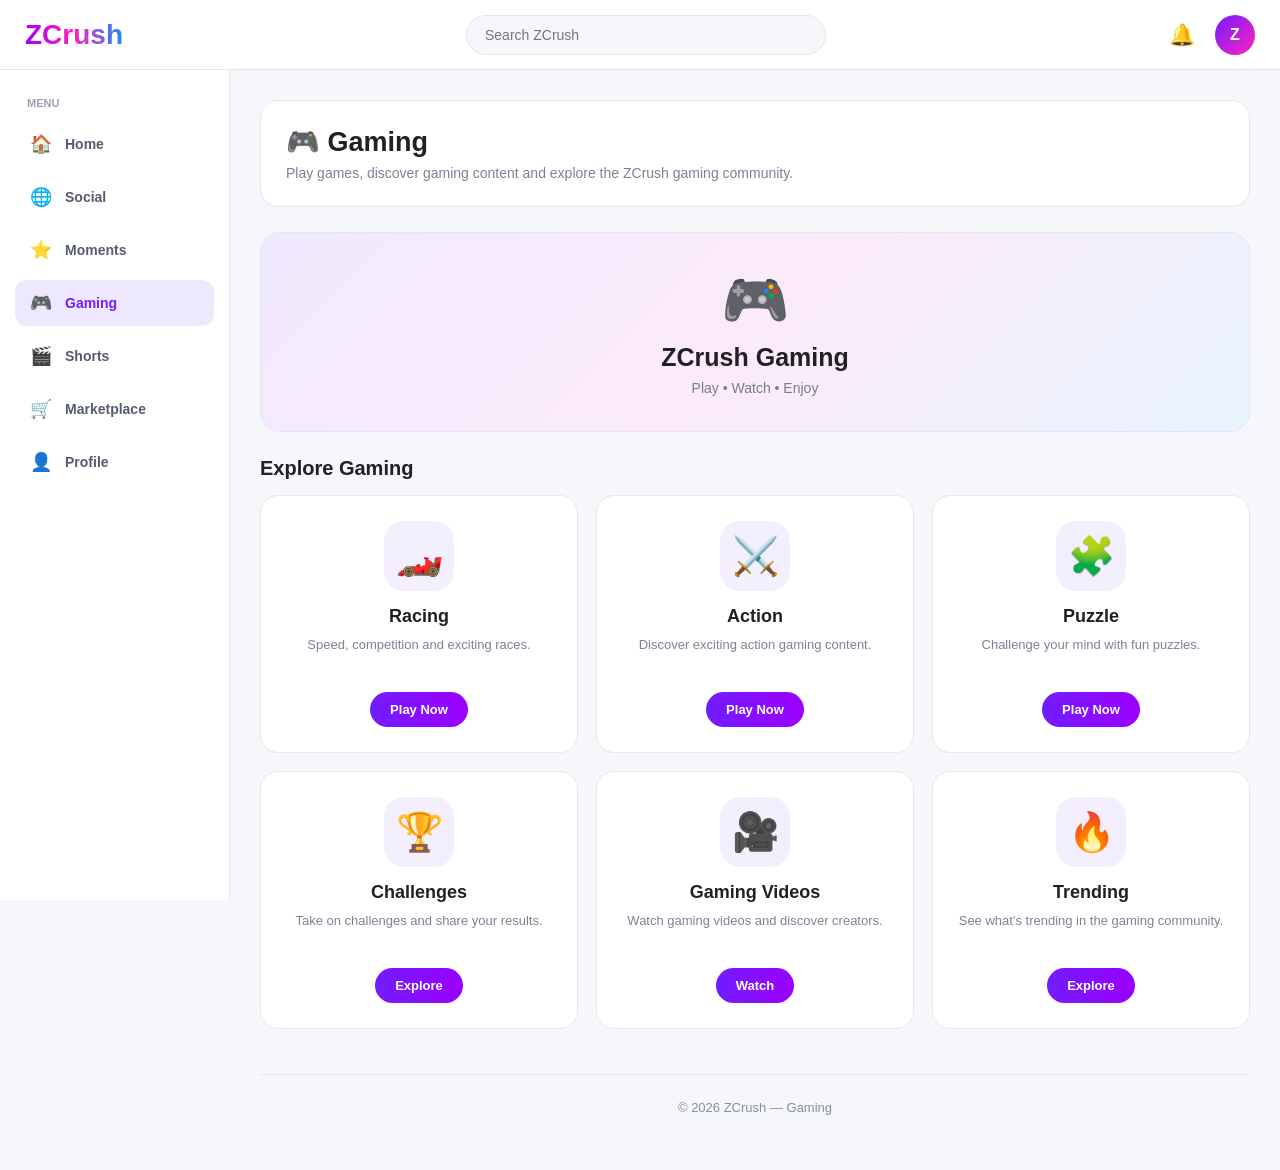
<file: gaming.html>
<!DOCTYPE html>
<html lang="en">
<head>
  <meta charset="UTF-8">
  <meta name="viewport" content="width=device-width, initial-scale=1.0">

  <title>ZCrush - Gaming</title>

  <style>
    * {
      box-sizing: border-box;
      margin: 0;
      padding: 0;
      font-family: Arial, sans-serif;
    }

    body {
      background: #f5f7fb;
      color: #202124;
    }

    /* ================= TOPBAR ================= */

    .topbar {
      height: 70px;
      background: #ffffff;
      border-bottom: 1px solid #e5e7ef;
      display: flex;
      align-items: center;
      justify-content: space-between;
      padding: 0 25px;
      position: sticky;
      top: 0;
      z-index: 100;
    }

    .logo {
      font-size: 28px;
      font-weight: 800;
      background: linear-gradient(
        90deg,
        #a000ff,
        #ff22bd,
        #168cff
      );
      -webkit-background-clip: text;
      color: transparent;
    }

    .top-search {
      width: 360px;
      background: #f5f7fb;
      border: 1px solid #e3e5ed;
      padding: 11px 18px;
      border-radius: 25px;
      outline: none;
      font-size: 14px;
    }

    .top-right {
      display: flex;
      align-items: center;
      gap: 20px;
    }

    .notification {
      font-size: 21px;
      cursor: pointer;
    }

    .avatar {
      width: 40px;
      height: 40px;
      border-radius: 50%;
      background: linear-gradient(135deg, #721cff, #ff22bd);
      display: flex;
      align-items: center;
      justify-content: center;
      color: white;
      font-weight: bold;
    }

    /* ================= LAYOUT ================= */

    .layout {
      display: flex;
      min-height: calc(100vh - 70px);
    }

    /* ================= SIDEBAR ================= */

    .sidebar {
      width: 230px;
      background: #ffffff;
      border-right: 1px solid #e5e7ef;
      padding: 22px 15px;
      position: fixed;
      top: 70px;
      bottom: 0;
      left: 0;
    }

    .sidebar-title {
      font-size: 11px;
      color: #9aa0b5;
      margin: 5px 12px 12px;
      text-transform: uppercase;
      font-weight: bold;
    }

    .sidebar a {
      display: flex;
      align-items: center;
      gap: 13px;
      text-decoration: none;
      color: #555b70;
      padding: 12px 15px;
      border-radius: 12px;
      margin-bottom: 7px;
      font-size: 14px;
      font-weight: 600;
      transition: 0.2s;
    }

    .sidebar a:hover {
      background: #f1edff;
      color: #721cff;
    }

    .sidebar a.active {
      background: #eee8ff;
      color: #721cff;
    }

    .sidebar-icon {
      width: 22px;
      text-align: center;
      font-size: 18px;
    }

    /* ================= MAIN ================= */

    .main {
      margin-left: 230px;
      width: calc(100% - 230px);
      padding: 30px;
    }

    /* ================= PAGE HEADER ================= */

    .page-header {
      background: #ffffff;
      border: 1px solid #e5e7ef;
      border-radius: 18px;
      padding: 25px;
      margin-bottom: 25px;
    }

    .page-header h1 {
      font-size: 27px;
      margin-bottom: 7px;
    }

    .page-header p {
      color: #7c8195;
      font-size: 14px;
    }

    /* ================= HERO ================= */

    .gaming-hero {
      background: linear-gradient(
        135deg,
        #f0e9ff,
        #fceafa,
        #e8f4ff
      );
      border: 1px solid #e5e7ef;
      border-radius: 20px;
      padding: 35px 25px;
      text-align: center;
      margin-bottom: 25px;
    }

    .gaming-icon {
      font-size: 55px;
      margin-bottom: 10px;
    }

    .gaming-hero h2 {
      font-size: 25px;
      margin-bottom: 8px;
    }

    .gaming-hero p {
      color: #777d91;
      font-size: 14px;
    }

    /* ================= GAMES ================= */

    .section-title {
      font-size: 20px;
      margin-bottom: 15px;
    }

    .games {
      display: grid;
      grid-template-columns: repeat(3, 1fr);
      gap: 18px;
      padding-bottom: 35px;
    }

    .game {
      background: #ffffff;
      border: 1px solid #e5e7ef;
      border-radius: 18px;
      padding: 25px 18px;
      text-align: center;
      transition: 0.25s;
    }

    .game:hover {
      transform: translateY(-5px);
      border-color: #b99cff;
      box-shadow: 0 8px 25px rgba(114, 28, 255, 0.08);
    }

    .game-icon {
      width: 70px;
      height: 70px;
      margin: 0 auto 15px;
      border-radius: 20px;
      background: #f3efff;
      display: flex;
      align-items: center;
      justify-content: center;
      font-size: 38px;
    }

    .game h2 {
      font-size: 18px;
      margin-bottom: 8px;
    }

    .game p {
      color: #7d8295;
      font-size: 13px;
      line-height: 1.5;
      min-height: 40px;
      margin-bottom: 17px;
    }

    .play {
      display: inline-block;
      text-decoration: none;
      background: linear-gradient(
        90deg,
        #721cff,
        #9b00ff
      );
      color: white;
      padding: 10px 20px;
      border-radius: 22px;
      font-weight: bold;
      font-size: 13px;
      transition: 0.2s;
    }

    .play:hover {
      transform: scale(1.04);
    }

    /* ================= FOOTER ================= */

    footer {
      text-align: center;
      padding: 25px 10px;
      color: #888da0;
      border-top: 1px solid #e5e7ef;
      font-size: 13px;
      margin-top: 10px;
    }

    /* ================= TABLET ================= */

    @media (max-width: 900px) {

      .games {
        grid-template-columns: repeat(2, 1fr);
      }

      .top-search {
        width: 250px;
      }

    }

    /* ================= MOBILE ================= */

    @media (max-width: 700px) {

      .topbar {
        padding: 0 15px;
      }

      .logo {
        font-size: 23px;
      }

      .top-search {
        display: none;
      }

      .notification {
        font-size: 19px;
      }

      .sidebar {
        width: 70px;
        padding: 15px 8px;
      }

      .menu-title {
        display: none;
      }

      .menu a {
        justify-content: center;
        padding: 12px 5px;
      }

      .menu-text {
        display: none;
      }

      .main {
        margin-left: 70px;
        width: calc(100% - 70px);
        padding: 18px 12px;
      }

      .page-header {
        padding: 20px;
      }

      .page-header h1 {
        font-size: 23px;
      }

      .gaming-hero {
        padding: 28px 15px;
      }

      .gaming-icon {
        font-size: 45px;
      }

      .gaming-hero h2 {
        font-size: 21px;
      }

      .games {
        grid-template-columns: 1fr;
      }

    }

    /* ================= SMALL MOBILE ================= */

    @media (max-width: 400px) {

      .sidebar {
        width: 60px;
      }

      .main {
        margin-left: 60px;
        width: calc(100% - 60px);
      }

      .top-right {
        gap: 10px;
      }

      .avatar {
        width: 35px;
        height: 35px;
      }

    }

  </style>
</head>

<body>

  <!-- ================= TOPBAR ================= -->

  <header class="topbar">

    <div class="logo">
      ZCrush
    </div>

    <input
      type="text"
      class="top-search"
      placeholder="Search ZCrush"
    >

    <div class="top-right">

      <div class="notification">
        🔔
      </div>

      <div class="avatar">
        Z
      </div>

    </div>

  </header>


  <!-- ================= LAYOUT ================= -->

  <div class="layout">


    <!-- ================= SIDEBAR ================= -->

    <aside class="sidebar">

    <div class="sidebar-title">
        MENU
    </div>

    <a href="index.html">
        <span class="sidebar-icon">🏠</span>
        <span>Home</span>
    </a>

    <a href="social.html">
        <span class="sidebar-icon">🌐</span>
        <span>Social</span>
    </a>

    <a href="moments.html">
        <span class="sidebar-icon">⭐</span>
        <span>Moments</span>
    </a>

    <a href="gaming.html" class="active">
        <span class="sidebar-icon">🎮</span>
        <span>Gaming</span>
    </a>

    <a href="shorts.html">
        <span class="sidebar-icon">🎬</span>
        <span>Shorts</span>
    </a>

    <a href="marketplace.html">
        <span class="sidebar-icon">🛒</span>
        <span>Marketplace</span>
    </a>

    <a href="profile.html">
        <span class="sidebar-icon">👤</span>
        <span>Profile</span>
    </a>

</aside>


    <!-- ================= MAIN ================= -->

    <main class="main">


      <!-- PAGE HEADER -->

      <div class="page-header">

        <h1>🎮 Gaming</h1>

        <p>
          Play games, discover gaming content and explore the ZCrush gaming community.
        </p>

      </div>


      <!-- HERO -->

      <section class="gaming-hero">

        <div class="gaming-icon">
          🎮
        </div>

        <h2>
          ZCrush Gaming
        </h2>

        <p>
          Play • Watch • Enjoy
        </p>

      </section>


      <!-- GAMES -->

      <h2 class="section-title">
        Explore Gaming
      </h2>

      <section class="games">


        <!-- GAME 1 -->

        <div class="game">

          <div class="game-icon">
            🏎️
          </div>

          <h2>
            Racing
          </h2>

          <p>
            Speed, competition and exciting races.
          </p>

          <a href="#" class="play">
            Play Now
          </a>

        </div>


        <!-- GAME 2 -->

        <div class="game">

          <div class="game-icon">
            ⚔️
          </div>

          <h2>
            Action
          </h2>

          <p>
            Discover exciting action gaming content.
          </p>

          <a href="#" class="play">
            Play Now
          </a>

        </div>


        <!-- GAME 3 -->

        <div class="game">

          <div class="game-icon">
            🧩
          </div>

          <h2>
            Puzzle
          </h2>

          <p>
            Challenge your mind with fun puzzles.
          </p>

          <a href="#" class="play">
            Play Now
          </a>

        </div>


        <!-- GAME 4 -->

        <div class="game">

          <div class="game-icon">
            🏆
          </div>

          <h2>
            Challenges
          </h2>

          <p>
            Take on challenges and share your results.
          </p>

          <a href="#" class="play">
            Explore
          </a>

        </div>


        <!-- GAME 5 -->

        <div class="game">

          <div class="game-icon">
            🎥
          </div>

          <h2>
            Gaming Videos
          </h2>

          <p>
            Watch gaming videos and discover creators.
          </p>

          <a href="shorts.html" class="play">
            Watch
          </a>

        </div>


        <!-- GAME 6 -->

        <div class="game">

          <div class="game-icon">
            🔥
          </div>

          <h2>
            Trending
          </h2>

          <p>
            See what's trending in the gaming community.
          </p>

          <a href="#" class="play">
            Explore
          </a>

        </div>


      </section>


      <!-- FOOTER -->

      <footer>
        © 2026 ZCrush — Gaming
      </footer>


    </main>

  </div>

</body>
</html>
</file>
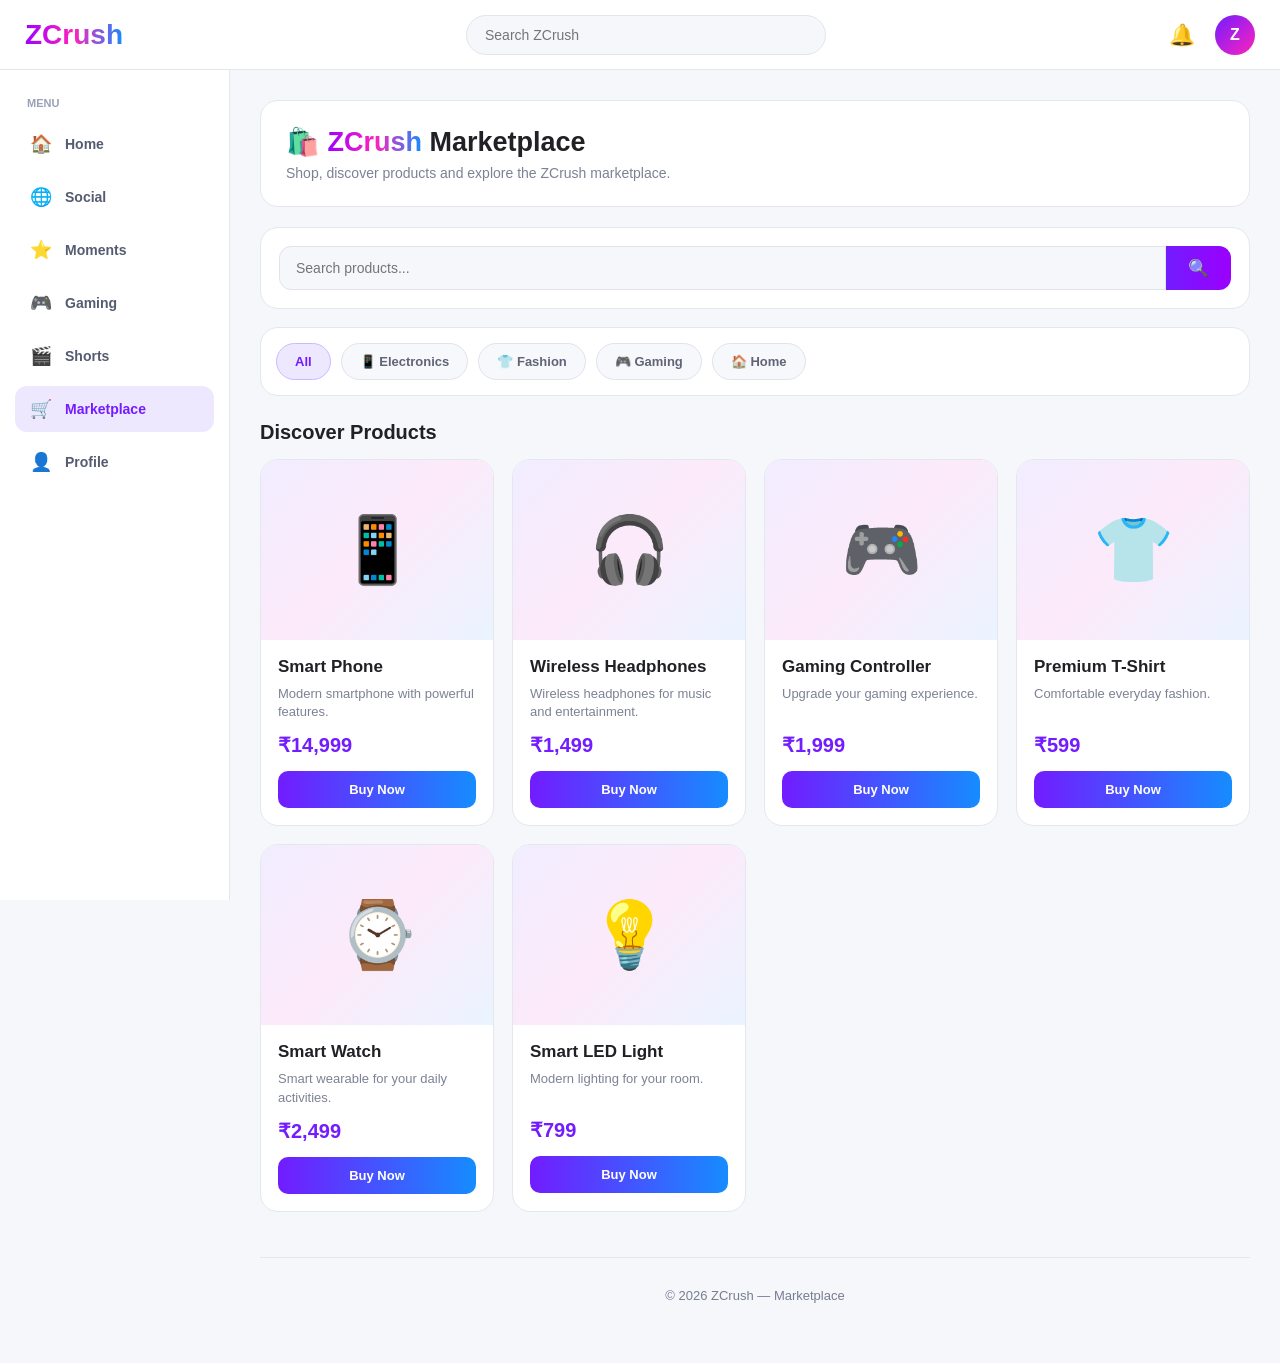
<file: marketplace.html>
<!DOCTYPE html>
<html lang="en">
<head>
  <meta charset="UTF-8">
  <meta name="viewport" content="width=device-width, initial-scale=1.0">

  <title>ZCrush - Marketplace</title>

  <style>
    * {
      box-sizing: border-box;
      margin: 0;
      padding: 0;
      font-family: Arial, sans-serif;
    }

    body {
      background: #f5f7fb;
      color: #202124;
    }

    a {
      text-decoration: none;
      color: inherit;
    }

    /* ================= TOPBAR ================= */

    .topbar {
      height: 70px;
      background: #ffffff;
      border-bottom: 1px solid #e5e7ef;
      display: flex;
      align-items: center;
      justify-content: space-between;
      padding: 0 25px;
      position: sticky;
      top: 0;
      z-index: 100;
    }

    .logo {
      font-size: 28px;
      font-weight: 800;
      background: linear-gradient(
        90deg,
        #a000ff,
        #ff22bd,
        #168cff
      );
      -webkit-background-clip: text;
      color: transparent;
    }

    .top-search {
      width: 360px;
      background: #f5f7fb;
      border: 1px solid #e3e5ed;
      padding: 11px 18px;
      border-radius: 25px;
      outline: none;
      font-size: 14px;
    }

    .top-right {
      display: flex;
      align-items: center;
      gap: 20px;
    }

    .notification {
      font-size: 21px;
      cursor: pointer;
    }

    .avatar {
      width: 40px;
      height: 40px;
      border-radius: 50%;
      background: linear-gradient(135deg, #721cff, #ff22bd);
      display: flex;
      align-items: center;
      justify-content: center;
      color: white;
      font-weight: bold;
    }

    /* ================= LAYOUT ================= */

    .layout {
      display: flex;
      min-height: calc(100vh - 70px);
    }

    /* ================= SIDEBAR ================= */

    .sidebar {
      width: 230px;
      background: #ffffff;
      border-right: 1px solid #e5e7ef;
      padding: 22px 15px;
      position: fixed;
      top: 70px;
      bottom: 0;
      left: 0;
    }

    .sidebar-title {
      font-size: 11px;
      color: #9aa0b5;
      margin: 5px 12px 12px;
      text-transform: uppercase;
      font-weight: bold;
    }

    .sidebar a {
      display: flex;
      align-items: center;
      gap: 13px;
      text-decoration: none;
      color: #555b70;
      padding: 12px 15px;
      border-radius: 12px;
      margin-bottom: 7px;
      font-size: 14px;
      font-weight: 600;
      transition: 0.2s;
    }

    .sidebar a:hover {
      background: #f1edff;
      color: #721cff;
    }

    .sidebar a.active {
      background: #eee8ff;
      color: #721cff;
    }

    .sidebar-icon {
      width: 22px;
      text-align: center;
      font-size: 18px;
    }

    /* ================= MAIN ================= */

    .main {
      margin-left: 230px;
      width: calc(100% - 230px);
      padding: 30px;
    }

    /* ================= PAGE HEADER ================= */

    .page-header {
      background: #ffffff;
      border: 1px solid #e5e7ef;
      border-radius: 18px;
      padding: 25px;
      margin-bottom: 20px;
    }

    .page-header h1 {
      font-size: 27px;
      margin-bottom: 7px;
    }

    .page-header p {
      color: #7c8195;
      font-size: 14px;
    }

    .gradient {
      background: linear-gradient(
        90deg,
        #a000ff,
        #ff22bd,
        #168cff
      );
      -webkit-background-clip: text;
      color: transparent;
    }

    /* ================= SEARCH ================= */

    .market-search-card {
      background: #ffffff;
      border: 1px solid #e5e7ef;
      border-radius: 18px;
      padding: 18px;
      margin-bottom: 18px;
    }

    .market-search {
      display: flex;
      width: 100%;
    }

    .market-search input {
      flex: 1;
      padding: 13px 16px;
      background: #f5f7fb;
      border: 1px solid #e1e3eb;
      outline: none;
      border-radius: 12px 0 0 12px;
      font-size: 14px;
      color: #202124;
    }

    .market-search button {
      border: none;
      background: linear-gradient(
        90deg,
        #721cff,
        #9b00ff
      );
      color: white;
      padding: 0 22px;
      border-radius: 0 12px 12px 0;
      font-size: 17px;
      cursor: pointer;
    }

    /* ================= CATEGORIES ================= */

    .category-card {
      background: #ffffff;
      border: 1px solid #e5e7ef;
      border-radius: 18px;
      padding: 15px;
      margin-bottom: 25px;
    }

    .categories {
      display: flex;
      gap: 10px;
      overflow-x: auto;
      scrollbar-width: none;
    }

    .categories::-webkit-scrollbar {
      display: none;
    }

    .categories button {
      white-space: nowrap;
      padding: 10px 18px;
      border-radius: 22px;
      border: 1px solid #e1e3eb;
      background: #f7f8fb;
      color: #5f6577;
      cursor: pointer;
      font-weight: 600;
      font-size: 13px;
    }

    .categories button:hover,
    .categories button.active {
      background: #eee8ff;
      color: #721cff;
      border-color: #cbb9ff;
    }

    /* ================= PRODUCTS ================= */

    .products-title {
      font-size: 20px;
      margin-bottom: 15px;
    }

    .products {
      display: grid;
      grid-template-columns: repeat(4, 1fr);
      gap: 18px;
      padding-bottom: 35px;
    }

    .product {
      background: #ffffff;
      border: 1px solid #e5e7ef;
      border-radius: 18px;
      overflow: hidden;
      transition: 0.25s;
    }

    .product:hover {
      transform: translateY(-5px);
      border-color: #b99cff;
      box-shadow: 0 10px 25px rgba(114, 28, 255, 0.08);
    }

    .image {
      height: 180px;
      display: flex;
      align-items: center;
      justify-content: center;
      font-size: 65px;
      background: linear-gradient(
        135deg,
        #f1edff,
        #fceafa,
        #eaf4ff
      );
    }

    .info {
      padding: 17px;
    }

    .info h3 {
      font-size: 17px;
      margin-bottom: 8px;
    }

    .info p {
      color: #7d8295;
      font-size: 13px;
      line-height: 1.4;
      margin-bottom: 12px;
      min-height: 36px;
    }

    .price {
      color: #721cff;
      font-size: 20px;
      font-weight: bold;
      margin-bottom: 14px;
    }

    .buy {
      display: block;
      text-align: center;
      text-decoration: none;
      background: linear-gradient(
        90deg,
        #721cff,
        #168cff
      );
      color: white;
      padding: 11px;
      border-radius: 10px;
      font-weight: bold;
      font-size: 13px;
    }

    .buy:hover {
      opacity: 0.9;
    }

    /* ================= FOOTER ================= */

    footer {
      text-align: center;
      padding: 30px;
      color: #777d91;
      border-top: 1px solid #e5e7ef;
      font-size: 13px;
      margin-top: 10px;
    }

    /* ================= TABLET ================= */

    @media (max-width: 1000px) {

      .products {
        grid-template-columns: repeat(3, 1fr);
      }

      .top-search {
        width: 280px;
      }
    }

    @media (max-width: 800px) {

      .products {
        grid-template-columns: repeat(2, 1fr);
      }

      .top-search {
        width: 220px;
      }
    }

    /* ================= MOBILE ================= */

    @media (max-width: 700px) {

      .topbar {
        padding: 0 15px;
      }

      .logo {
        font-size: 23px;
      }

      .top-search {
        display: none;
      }

      .sidebar {
        width: 70px;
        padding: 15px 8px;
      }

      .menu-title {
        display: none;
      }

      .menu a {
        justify-content: center;
        padding: 12px 5px;
      }

      .menu-text {
        display: none;
      }

      .main {
        margin-left: 70px;
        width: calc(100% - 70px);
        padding: 18px 12px;
      }

      .page-header {
        padding: 20px;
      }

      .page-header h1 {
        font-size: 23px;
      }

      .products {
        grid-template-columns: 1fr;
      }

      .image {
        height: 200px;
      }
    }

    @media (max-width: 400px) {

      .sidebar {
        width: 60px;
      }

      .main {
        margin-left: 60px;
        width: calc(100% - 60px);
      }

      .market-search input {
        font-size: 13px;
      }

      .market-search button {
        padding: 0 17px;
      }
    }

  </style>
</head>

<body>

  <!-- ================= TOPBAR ================= -->

  <header class="topbar">

    <div class="logo">
      ZCrush
    </div>

    <input
      type="text"
      class="top-search"
      placeholder="Search ZCrush"
    >

    <div class="top-right">

      <div class="notification">
        🔔
      </div>

      <div class="avatar">
        Z
      </div>

    </div>

  </header>


  <!-- ================= LAYOUT ================= -->

  <div class="layout">


    <!-- ================= SIDEBAR ================= -->

    <aside class="sidebar">

    <div class="sidebar-title">
        MENU
    </div>

    <a href="index.html">
        <span class="sidebar-icon">🏠</span>
        <span>Home</span>
    </a>

    <a href="social.html">
        <span class="sidebar-icon">🌐</span>
        <span>Social</span>
    </a>

    <a href="moments.html">
        <span class="sidebar-icon">⭐</span>
        <span>Moments</span>
    </a>

    <a href="gaming.html">
        <span class="sidebar-icon">🎮</span>
        <span>Gaming</span>
    </a>

    <a href="shorts.html">
        <span class="sidebar-icon">🎬</span>
        <span>Shorts</span>
    </a>

    <a href="marketplace.html" class="active">
        <span class="sidebar-icon">🛒</span>
        <span>Marketplace</span>
    </a>

    <a href="profile.html">
        <span class="sidebar-icon">👤</span>
        <span>Profile</span>
    </a>

</aside>


    <!-- ================= MAIN ================= -->

    <main class="main">


      <!-- PAGE HEADER -->

      <div class="page-header">

        <h1>
          🛍️ <span class="gradient">ZCrush</span> Marketplace
        </h1>

        <p>
          Shop, discover products and explore the ZCrush marketplace.
        </p>

      </div>


      <!-- ================= SEARCH ================= -->

      <div class="market-search-card">

        <div class="market-search">

          <input
            type="text"
            id="search"
            placeholder="Search products..."
          >

          <button>
            🔍
          </button>

        </div>

      </div>


      <!-- ================= CATEGORIES ================= -->

      <div class="category-card">

        <div class="categories">

          <button class="active">
            All
          </button>

          <button>
            📱 Electronics
          </button>

          <button>
            👕 Fashion
          </button>

          <button>
            🎮 Gaming
          </button>

          <button>
            🏠 Home
          </button>

        </div>

      </div>


      <!-- ================= PRODUCTS ================= -->

      <h2 class="products-title">
        Discover Products
      </h2>

      <section class="products">


        <!-- PRODUCT 1 -->

        <div class="product">

          <div class="image">
            📱
          </div>

          <div class="info">

            <h3>
              Smart Phone
            </h3>

            <p>
              Modern smartphone with powerful features.
            </p>

            <div class="price">
              ₹14,999
            </div>

            <a href="#" class="buy">
              Buy Now
            </a>

          </div>

        </div>


        <!-- PRODUCT 2 -->

        <div class="product">

          <div class="image">
            🎧
          </div>

          <div class="info">

            <h3>
              Wireless Headphones
            </h3>

            <p>
              Wireless headphones for music and entertainment.
            </p>

            <div class="price">
              ₹1,499
            </div>

            <a href="#" class="buy">
              Buy Now
            </a>

          </div>

        </div>


        <!-- PRODUCT 3 -->

        <div class="product">

          <div class="image">
            🎮
          </div>

          <div class="info">

            <h3>
              Gaming Controller
            </h3>

            <p>
              Upgrade your gaming experience.
            </p>

            <div class="price">
              ₹1,999
            </div>

            <a href="#" class="buy">
              Buy Now
            </a>

          </div>

        </div>


        <!-- PRODUCT 4 -->

        <div class="product">

          <div class="image">
            👕
          </div>

          <div class="info">

            <h3>
              Premium T-Shirt
            </h3>

            <p>
              Comfortable everyday fashion.
            </p>

            <div class="price">
              ₹599
            </div>

            <a href="#" class="buy">
              Buy Now
            </a>

          </div>

        </div>


        <!-- PRODUCT 5 -->

        <div class="product">

          <div class="image">
            ⌚
          </div>

          <div class="info">

            <h3>
              Smart Watch
            </h3>

            <p>
              Smart wearable for your daily activities.
            </p>

            <div class="price">
              ₹2,499
            </div>

            <a href="#" class="buy">
              Buy Now
            </a>

          </div>

        </div>


        <!-- PRODUCT 6 -->

        <div class="product">

          <div class="image">
            💡
          </div>

          <div class="info">

            <h3>
              Smart LED Light
            </h3>

            <p>
              Modern lighting for your room.
            </p>

            <div class="price">
              ₹799
            </div>

            <a href="#" class="buy">
              Buy Now
            </a>

          </div>

        </div>


      </section>


      <!-- ================= FOOTER ================= -->

      <footer>
        © 2026 ZCrush — Marketplace
      </footer>


    </main>

  </div>


  <!-- ================= SEARCH SCRIPT ================= -->

  <script>

    const searchInput = document.getElementById("search");
    const products = document.querySelectorAll(".product");

    searchInput.addEventListener("input", function() {

      const value = searchInput.value.toLowerCase().trim();

      products.forEach(function(product) {

        const text = product.innerText.toLowerCase();

        if (text.includes(value)) {

          product.style.display = "";

        } else {

          product.style.display = "none";

        }

      });

    });


    /* CATEGORY BUTTONS */

    document.querySelectorAll(".categories button")
      .forEach(function(button) {

        button.addEventListener("click", function() {

          document.querySelectorAll(".categories button")
            .forEach(function(btn) {

              btn.classList.remove("active");

            });

          button.classList.add("active");

        });

      });

  </script>

</body>
</html>
</file>
